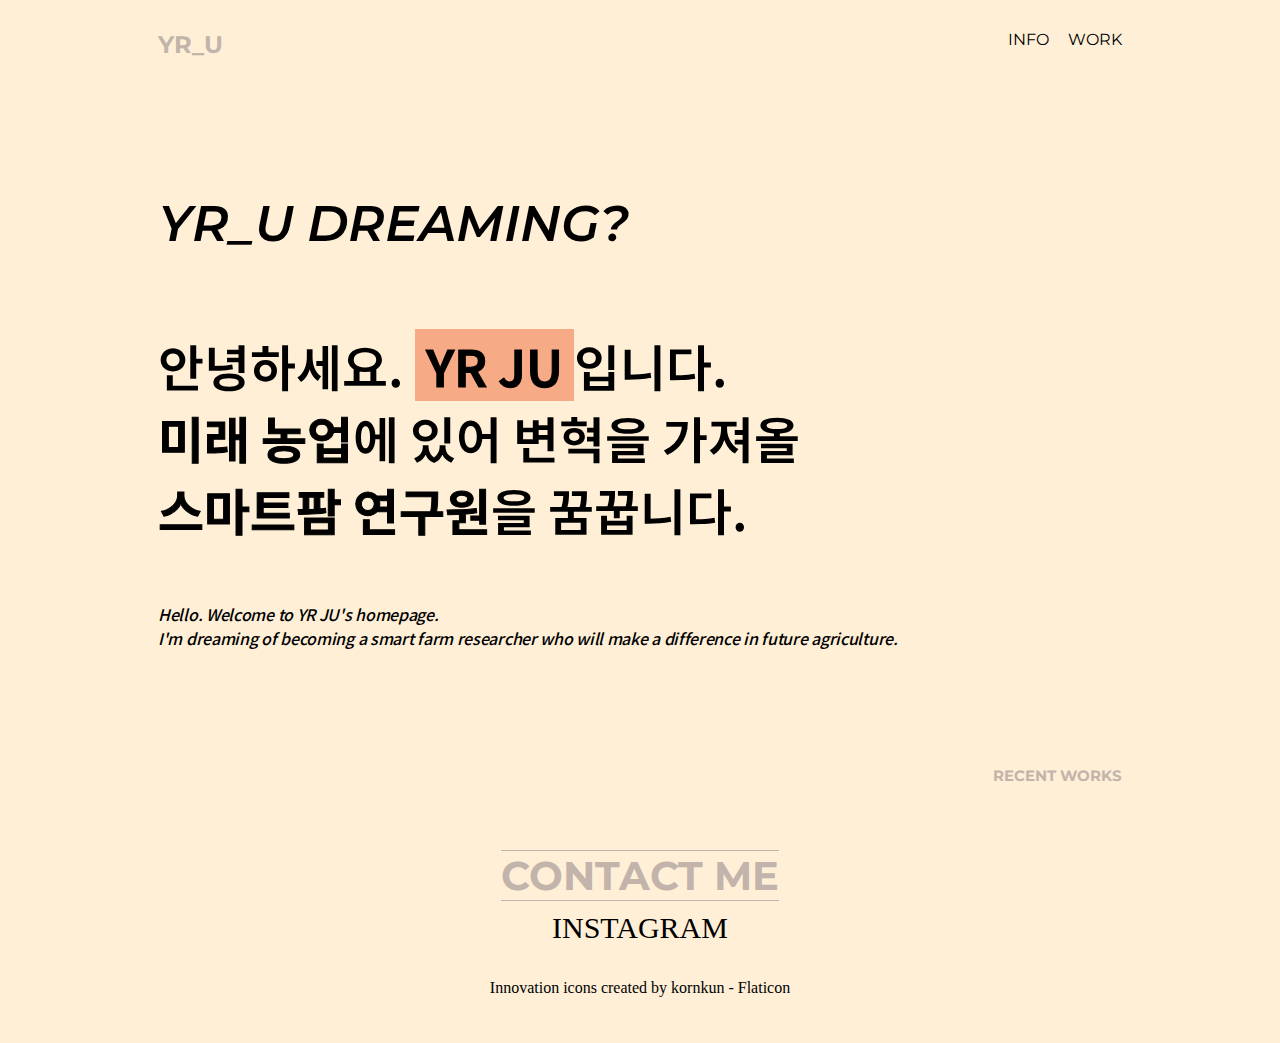
<file: index.html>
<!DOCTYPE html>
<html lang="en">
<head>
    <meta charset="UTF-8">
    <meta name="viewport" content="width=device-width, initial-scale=1.0">
    <title>YR_U</title>

    <link rel="stylesheet" type="text/css" href="style.css">

    <link href="https://fonts.googleapis.com/css2?family=Noto+Sans+KR:wght@100..900&display=swap" rel="stylesheet">
    <link href="https://fonts.googleapis.com/css2?family=Montserrat:ital,wght@0,100..900;1,100..900&family=Noto+Sans+KR:wght@100..900&display=swap" rel="stylesheet">
</head>

<body>

    <div class="frame">

        <nav class="navigator">
            <h3 class="site-name" >YR_U</h3>
            <ul>
                <li><a href="info.html" class="nav-menu">INFO</a></li>
                <li><a href="work.html" class="nav-menu" >WORK</a></li>
            
            </ul>
        </nav>

        <div class="dashboard"></div>
        <h1 class="english-c">YR_U DREAMING?<br></h1> <h2 class="kor-comment">안녕하세요. <a class="sample">&nbsp;YR JU </a>입니다.<br> <a class="highlight type1">미래 농업</a>에 있어 변혁을 가져올<br> <a class="highlight type2">스마트팜 연구원</a>을 꿈꿉니다.</h2>

        <p class="eng-comment">Hello. Welcome to YR JU's homepage.<br> I'm dreaming of becoming a smart farm researcher who will make a difference in future agriculture.</p>

        <h5 class="recent-menu">RECENT WORKS</h5>

        <div class="recent-works"></div>

        <footer class="footer">
            <h3 class="contect">CONTACT ME</h3>
            <div class="links">
                <a class="instagram" href="https://www.instagram.com/siru_franc/">INSTAGRAM</a>
            </div>
            <p class="footer-comment"><br><a href="https://www.flaticon.com/free-icons/innovation" title="innovation icons">Innovation icons created by kornkun - Flaticon</a></p>
        </footer>


    
    </div>
</body>
</html>
</file>
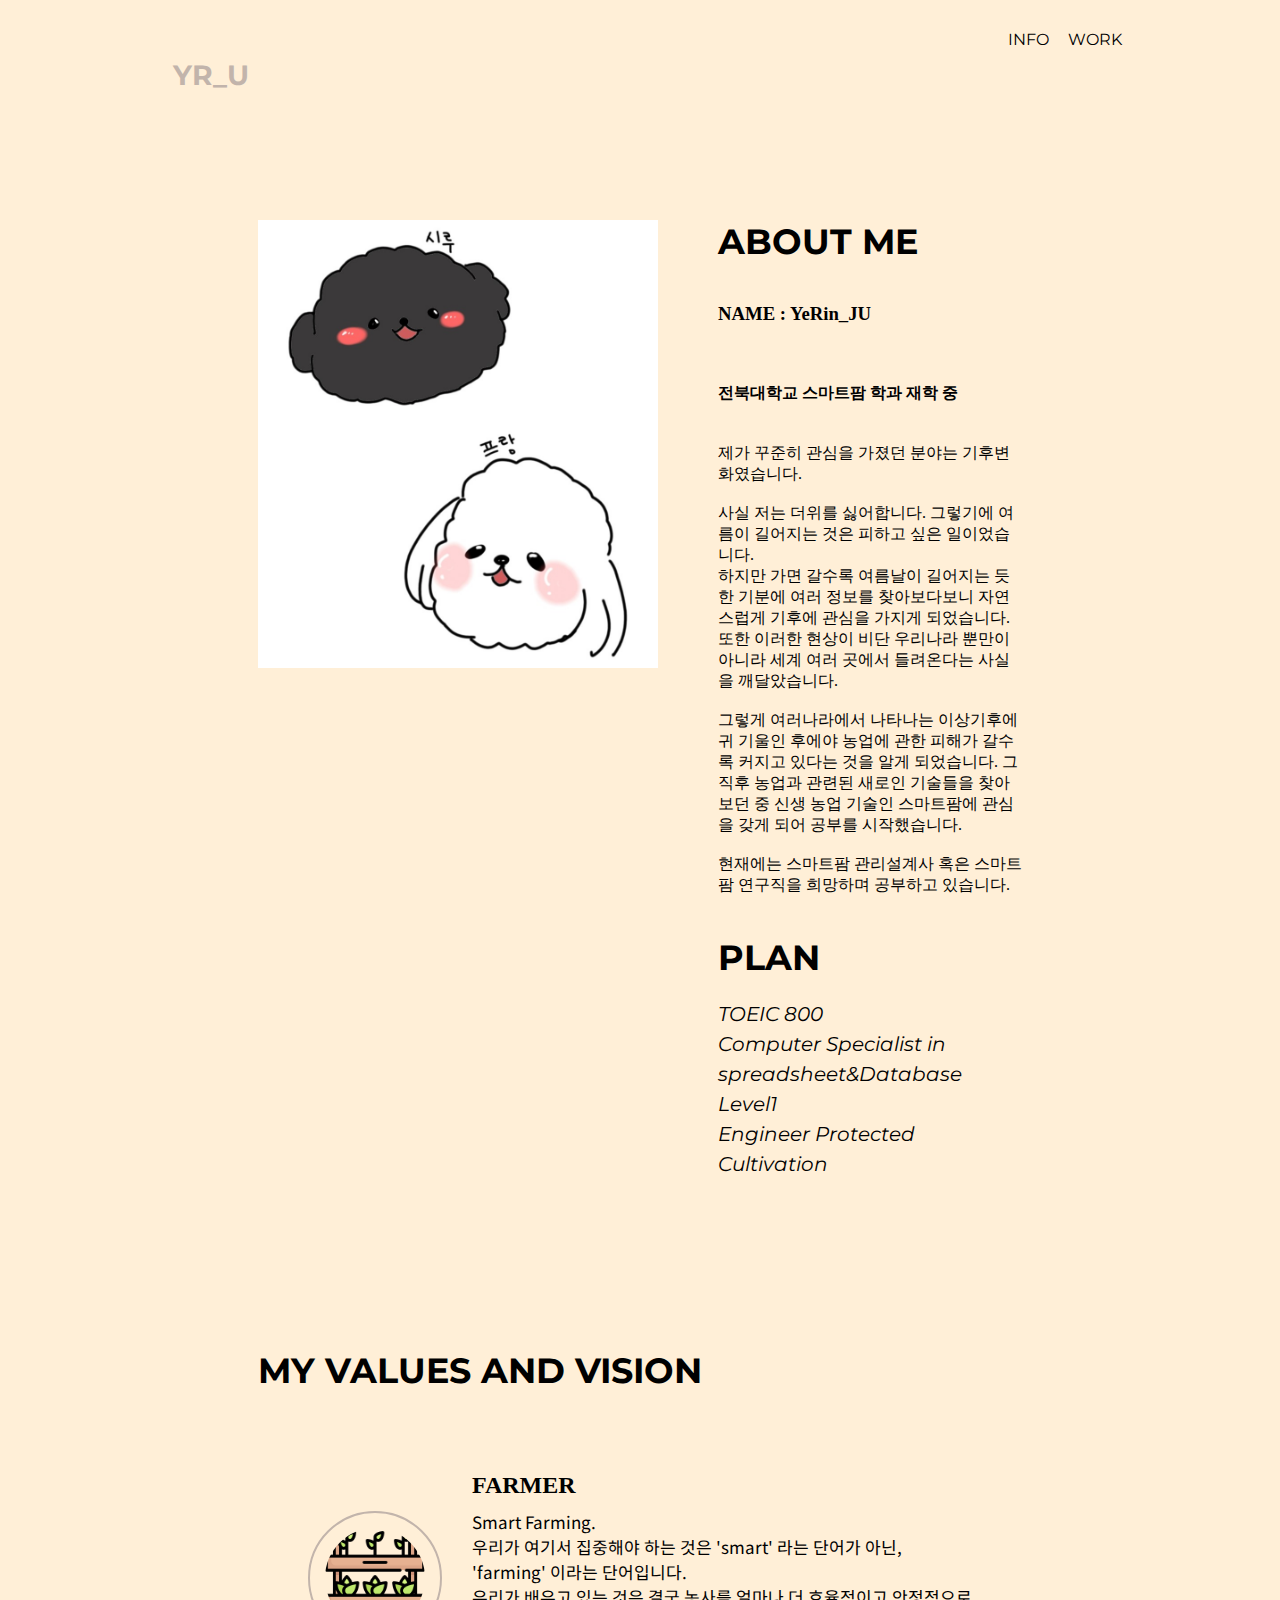
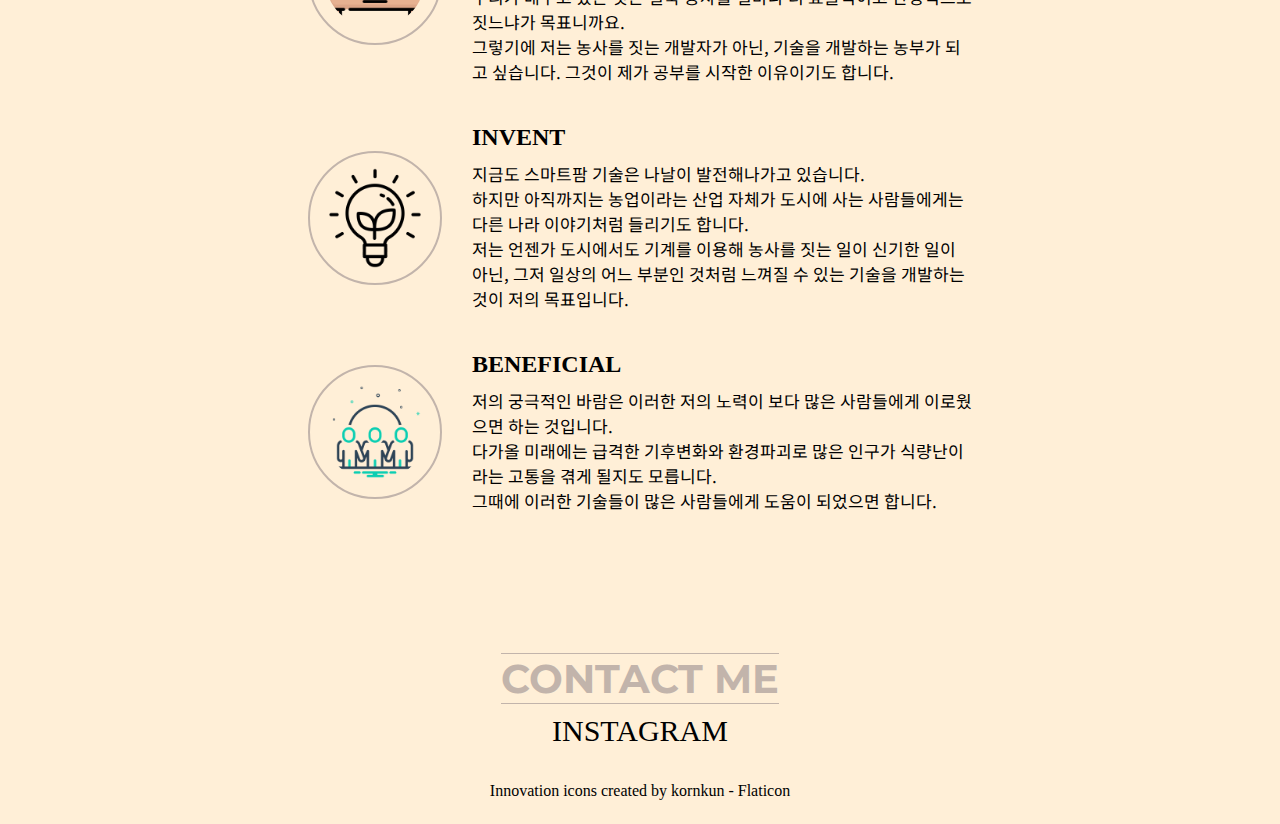
<file: info.html>
<!DOCTYPE html>
<html lang="en">
<head>
    <meta charset="UTF-8">
    <meta name="viewport" content="width=device-width, initial-scale=1.0">
    <title>YR_U</title>

    <link rel="stylesheet" type="text/css" href="style.css">

    <link href="https://fonts.googleapis.com/css2?family=Noto+Sans+KR:wght@100..900&display=swap" rel="stylesheet">
    <link href="https://fonts.googleapis.com/css2?family=Montserrat:ital,wght@0,100..900;1,100..900&family=Noto+Sans+KR:wght@100..900&display=swap" rel="stylesheet">
</head>

<body>

    <div class="frame">

        <nav class="navigator">
            <li><a href="index.html" class="site-name"><h3>YR_U</h3></a></li>
            <ul>
                <li><a href="info.html" class="nav-menu">INFO</a></li>
                <li><a href="work.html" class="nav-menu" >WORK</a></li>
            
            </ul>
        </nav>

        <div class="profile-section">
            <img id="profile-picture" src="KakaoTalk_20241027_022223686.jpg" >
            <div class="introduction">
                <h2>ABOUT ME</h2>
                <p><h3>NAME : YeRin_JU</h3><br><h4>전북대학교 스마트팜 학과 재학 중</h4><br>제가 꾸준히 관심을 가졌던 분야는 기후변화였습니다.<br><br> 사실 저는 더위를 싫어합니다. 그렇기에 여름이 길어지는 것은 피하고 싶은 일이었습니다. <br> 하지만 가면 갈수록 여름날이 길어지는 듯한 기분에 여러 정보를 찾아보다보니 자연스럽게 기후에 관심을 가지게 되었습니다. <br>또한 이러한 현상이 비단 우리나라 뿐만이 아니라 세계 여러 곳에서 들려온다는 사실을 깨달았습니다.<br><br>그렇게 여러나라에서 나타나는 이상기후에 귀 기울인 후에야 농업에 관한 피해가 갈수록 커지고 있다는 것을 알게 되었습니다. 그 직후 농업과 관련된 새로인 기술들을 찾아보던 중 신생 농업 기술인 스마트팜에 관심을 갖게 되어 공부를 시작했습니다. <br><br>현재에는 스마트팜 관리설계사 혹은 스마트팜 연구직을 희망하며 공부하고 있습니다.</p>
                <h2>PLAN</h2>
                <p  id="plan">TOEIC 800<br>Computer Specialist in spreadsheet&Database Level1<br>Engineer Protected Cultivation</p>
            </div>
        </div>

        <h5 class="value-menu">MY VALUES AND VISION</h5>

        <div class="value-section">

            <div class="value">
                <img class="value-icon" src="sprout.png">
                <div class="value-intro">
                    <h2 class="value-name">FARMER</h2>
                    <p class="value-exp">Smart Farming.<br>우리가 여기서 집중해야 하는 것은 'smart' 라는 단어가 아닌, 'farming' 이라는 단어입니다.<br>우리가 배우고 있는 것은 결국 농사를 얼마나 더 효율적이고 안정적으로 짓느냐가 목표니까요.<br>그렇기에 저는 농사를 짓는 개발자가 아닌, 기술을 개발하는 농부가 되고 싶습니다. 그것이 제가 공부를 시작한 이유이기도 합니다.</p>
                </div>
            </div>

            <div class="value">
                <img class="value-icon" src="eco.png">
                <div class="value-intro">
                    <h2 class="value-name">INVENT</h2>
                    <p class="value-exp">지금도 스마트팜 기술은 나날이 발전해나가고 있습니다.<br>하지만 아직까지는 농업이라는 산업 자체가 도시에 사는 사람들에게는 다른 나라 이야기처럼 들리기도 합니다.<br>저는 언젠가 도시에서도 기계를 이용해 농사를 짓는 일이 신기한 일이 아닌, 그저 일상의 어느 부분인 것처럼 느껴질 수 있는 기술을 개발하는 것이 저의 목표입니다.</p>
                </div>
            </div>

            <div class="value">
                <img class="value-icon" src="help.png">
                <div class="value-intro">
                    <h2 class="value-name">BENEFICIAL</h2>
                    <p class="value-exp">저의 궁극적인 바람은 이러한 저의 노력이 보다 많은 사람들에게 이로웠으면 하는 것입니다.<br>다가올 미래에는 급격한 기후변화와 환경파괴로 많은 인구가 식량난이라는 고통을 겪게 될지도 모릅니다.<br>그때에 이러한 기술들이 많은 사람들에게 도움이 되었으면 합니다.</p>
                </div>
            </div>

        </div>


        </div>

        <div class="value-section">  
        </div>

        <footer class="footer">
            <h3 class="contect">CONTACT ME</h3>
            <div class="links">
                <a class="instagram" href="https://www.instagram.com/siru_franc/">INSTAGRAM</a>
            </div>
            <p class="footer-comment"><br><a href="https://www.flaticon.com/free-icons/innovation" title="innovation icons">Innovation icons created by kornkun - Flaticon</a></p>
             
        </footer>
    
    </div>
</body>
</html>
</file>
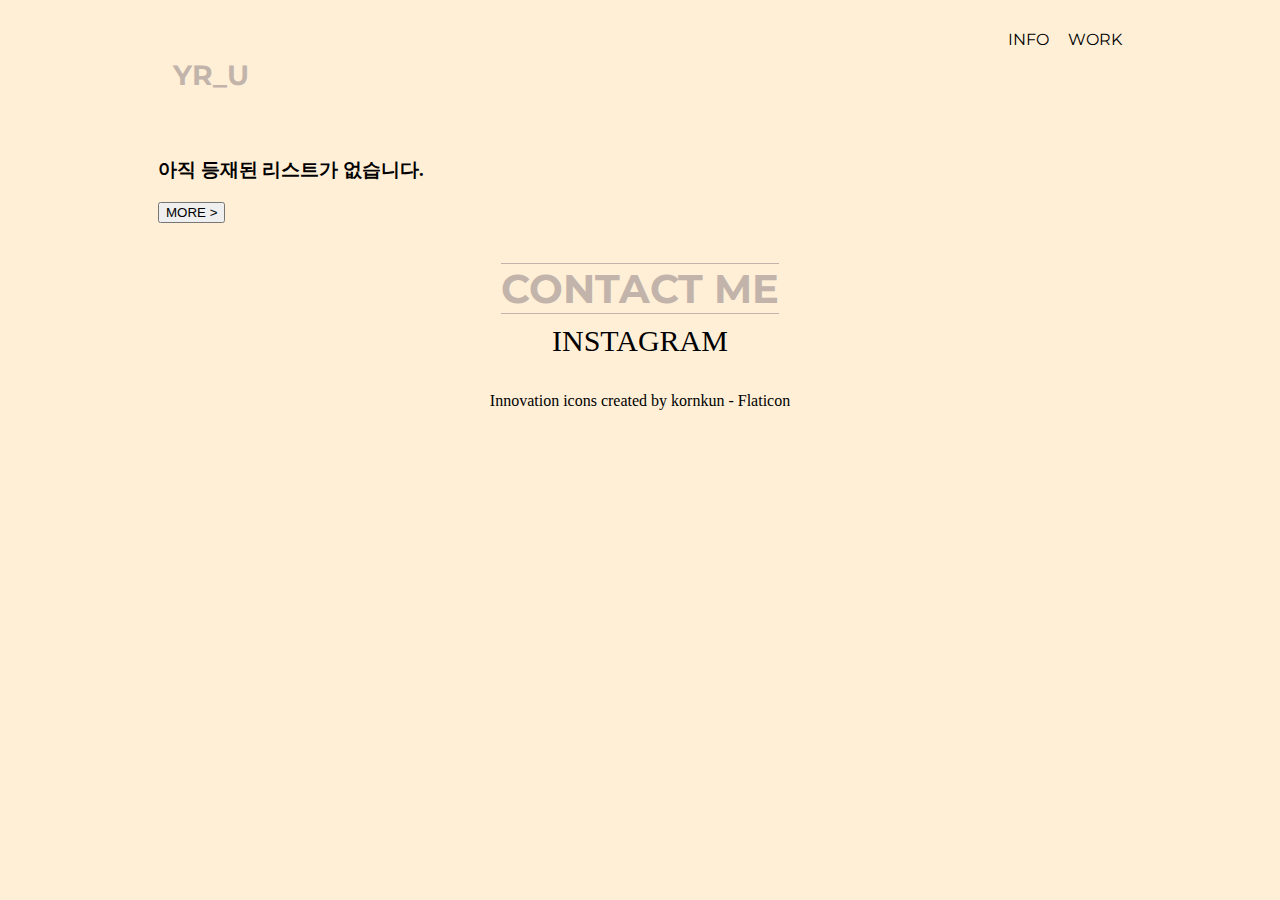
<file: work.html>
<!DOCTYPE html>
<html lang="en">
<head>
    <meta charset="UTF-8">
    <meta name="viewport" content="width=device-width, initial-scale=1.0">
    <title>YR_U</title>

    <link rel="stylesheet" type="text/css" href="style.css">

    <link href="https://fonts.googleapis.com/css2?family=Noto+Sans+KR:wght@100..900&display=swap" rel="stylesheet">
    <link href="https://fonts.googleapis.com/css2?family=Montserrat:ital,wght@0,100..900;1,100..900&family=Noto+Sans+KR:wght@100..900&display=swap" rel="stylesheet">
</head>

<body>

    <div class="frame">

        <nav class="navigator">
            <li><a href="index.html" class="site-name"><h3>YR_U</h3></a></li>
            <ul>
                <li><a href="info.html" class="nav-menu">INFO</a></li>
                <li><a href="work.html" class="nav-menu" >WORK</a></li>
            
            </ul>
        </nav>
        <div class="recent-works">
            <div class="article" id="a1">
                <img class="thumbnail" id="thumb1">
                <div class="article-info">
                    <h3 class="article-name">아직 등재된 리스트가 없습니다.</h3>
                    <p class="article-comment"></p>
                    <button class="more">MORE ></button>
                </div>


            </div>
        </div>




        <footer class="footer">
            <h3 class="contect">CONTACT ME</h3>
            <div class="links">
                <a class="instagram" href="https://www.instagram.com/siru_franc/">INSTAGRAM</a>
            </div>
            <p class="footer-comment"><br><a href="https://www.flaticon.com/free-icons/innovation" title="innovation icons">Innovation icons created by kornkun - Flaticon</a></p>
        </footer>


    
    </div>
</body>
</html>
</file>
<file: style.css>
body{
    background-color: #ffefd7;
}

.frame{
    margin: 30px 150px;
    display: flex;
    flex-direction: column;
}


/*navigator bar*/

.navigator{
    display: flex;
    flex-direction: row;
    justify-content: space-between;
    }

li{
    display: inline;
    align-self: center;
    margin: 0;
    margin-left: 15px;
}

ul{
    margin: 0;
}

.site-name{
    margin: 0;
    font-family: 'Montserrat', sans-serif;
    font-size: 24px;
    color: #C2B4AB;
}

.nav-menu{
    font-family: 'Montserrat', sans-serif;
    font-weight: 400;
    font-size: 16px;
}

a{
    color: rgb(0, 0, 0);
    text-decoration: none;
}

a:hover{
    color: rgb(255, 255, 255);
    transition: 0.3s;
}


/*dashboard*/


.dashboard{
    display: flex;
    flex-direction: column;
    margin-top: 100px;
    
}

.english-c{
    color: rgb(0, 0, 0);
    font-family: 'Montserrat', sans-serif;
    font-weight: 600;
    font-size: 50px;
    font-style: italic
}

.kor-comment{
    color: rgb(0, 0, 0);
    font-family: 'Noto Sans KR', sans-serif;
    font-weight: 600;
    font-size: 50px;
}



.sample{
    color: #000000;
    background-color: rgb(247, 170, 134);
    -webkit-text-stroke: 1px rgb(0, 0, 0);
}

.sample:hover{
    background-color: transparent;
    color: rgb(247, 170, 134);
    -webkit-text-stroke: 2px rgb(0, 0, 0);
    transition: none;
}

.highlight{
    color: rgb(0, 0, 0);
    -webkit-text-stroke: 1px black;
}

.highlight:hover{
    color: #000000;
    background-color: rgb(255, 226, 133);
    transition: none
}

.type1:hover{
    background-color: rgb(162, 199, 89);
}

.eng-comment{
    font-family: 'Noto Sans KR', sans-serif;
    font-weight: 500;
    font-size: 16px;
    font-style: italic;

    letter-spacing: -0.3px;
}

/*recent works*/

.recent-menu{
    font-family: 'Montserrat', sans-serif;
    font-size: 15px;
    weight: 700;
    color: #C2B4AB;

    text-align: right;
    margin-top: 100px;
}

/*footer*/

.footer{
    display: flex;
    flex-direction: column;
    align-items: center;
}

.contect{
    font-family: 'Montserrat', sans-serif;
    font-size: 40px;
    font-weight: 700;
    color: #C2B4AB;
    border-top: 1px solid #C2B4AB;
    border-bottom: 1px solid #C2B4AB;
    margin-bottom: 10px;
}

.links{
    font-family: 'Montserrat' sans-serif;
    font-size: 30px;
    font-weight: 400;
}

/*INFO SECTION*/

/*profile-section*/

.profile-section{
    display: flex;
    flex-direction: row;
    justify-content: center;
    align-items: flex-start;

    margin: 100px 100px
}

#profile-picture{
    width:400px;
    margin-right: 60px;
}

.introduction>h2{
    margin: 0px;
    font-family: 'Montserrat', sans-serif;
    font-size: 35px;
}

.introduction>p{
    font-family: 'Noto Sans KR' sans-serif;
    font-weight: 300;
    font-size: 16px;

    margin-bottom: 40px;
}

#plan{
    font-family: 'Montserrat', sans-serif;
    font-weight: 400;
    font-size: 20px;
    font-style: italic;
    line-height: 30px;
}

/*value section*/

.value-menu{
    font-family: 'Montserrat', sans-serif;
    font-size: 35px;
    margin: 30px 100px;
}

.value-section{
    display: flex;
    flex-direction: column;
    justify-content: flex-start;
    align-content: center;
    margin: 100px 150px;
    margin-top: 50px;
    margin-bottom: 5px;
}

.value{
    display: flex;
    flex-direction: row;
    margin-bottom: 40px;
    align-items: center;
}

.value-icon{
    width: 100px;
    height: 100px;
    padding: 15px;
    border: 2px solid #c2b4ab;
    border-radius: 100px;
}

.value-intro{
    margin-left: 30px;
}


.value-name{
    font-family: 'Montserrat'sans-serif;
    font-weight: 700px;
    margin-top: 0px;
    margin-bottom: 10px;
}


.value-exp{
    font-family: 'Noto Sans KR',sans-serif;
    font-weight: 400;
    font-size: 17px;
    margin: 0px;

}


.footer-comment{
    text-align: center;
}

a[title="Freepik"]:hover{
    color:#000000;
    text-decoration: underline;
}

a[title="Flaticon"]:hover{
    color: #000000;
    text-decoration: underline;
}
</file>
